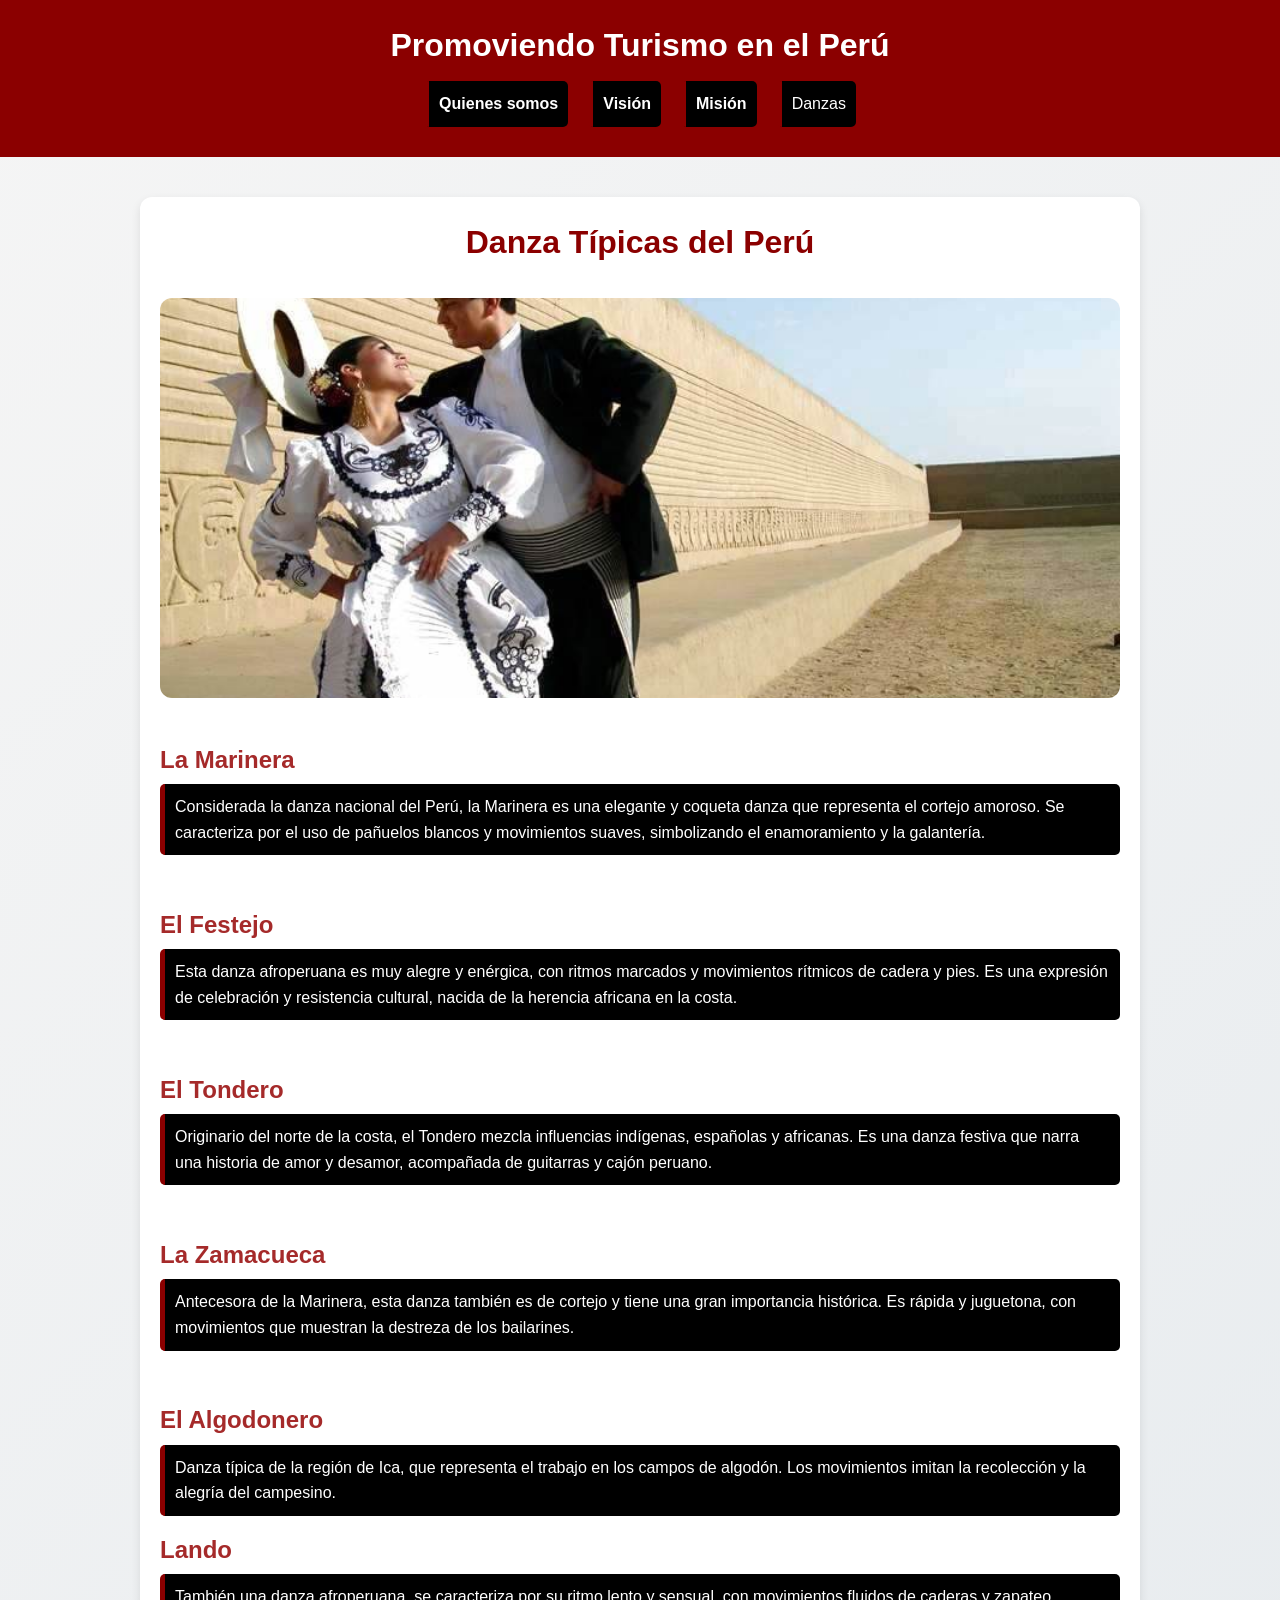
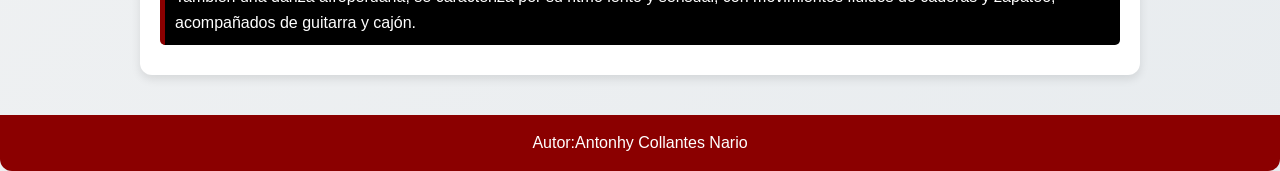
<file: PROYECTOWEB2027/index.html>
<!DOCTYPE html>
<html lang="en">
<head>
    <meta charset="UTF-8">
    <meta name="viewport" content="width=device-width, initial-scale=1.0">
    <title>principal</title>
    <link rel="stylesheet" href="index.css">

     </head> 
<body>

     <header>
             <h1>Promoviendo Turismo en el Perú</h1>
            <nav>
            <ul>


                <li><a href="quienessomos.html">Quienes somos</a></li>
                <li><a href="vision.html">Visión</a></li>
                <li><a href="mision.html">Misión</a></li>
                <li>Danzas
                <ul>
                <li><a href="costa.html">costa</a></li>
                <li><a href="selva.html">Selva</a></li>
                <li><a href="sierra.html">Sierra</a></li>
                      </ul>
                       



                </li>

            </ul>


            </nav>


    </header>

<main>

    <h1>Danza Típicas del Perú</h1>

    <div>
          <img src="Costa/8.jpg" alt="">
    </div>
    <ul>
        <h2>La Marinera</h2>
                <li>Considerada la danza nacional del Perú, la Marinera es una elegante y coqueta danza que representa el cortejo amoroso. Se caracteriza por el uso de pañuelos blancos y movimientos suaves, simbolizando el enamoramiento y la galantería.</li>
                    <br>
               <h2>El Festejo</h2>
                  <li>Esta danza afroperuana es muy alegre y enérgica, con ritmos marcados y movimientos rítmicos de cadera y pies. Es una expresión de celebración y resistencia cultural, nacida de la herencia africana en la costa.</li>
                    <br>
                <h2>El Tondero</h2>
                <li>Originario del norte de la costa, el Tondero mezcla influencias indígenas, españolas y africanas. Es una danza festiva que narra una historia de amor y desamor, acompañada de guitarras y cajón peruano.</li>
                    <br>
                <h2>La Zamacueca</h2>
                <li>Antecesora de la Marinera, esta danza también es de cortejo y tiene una gran importancia histórica. Es rápida y juguetona, con movimientos que muestran la destreza de los bailarines.</li>
                <br>
                <h2>El Algodonero</h2>
                <li>Danza típica de la región de Ica, que representa el trabajo en los campos de algodón. Los movimientos imitan la recolección y la alegría del campesino.</li>
                <h2>Lando</h2>
                <li>También una danza afroperuana, se caracteriza por su ritmo lento y sensual, con movimientos fluidos de caderas y zapateo, acompañados de guitarra y cajón. </li>



    </ul>

</main>
    <div>

        <footer>
            <p>Autor:Antonhy Collantes Nario</p>

        
        </footer>

    </div>



</body>
</html>
</file>
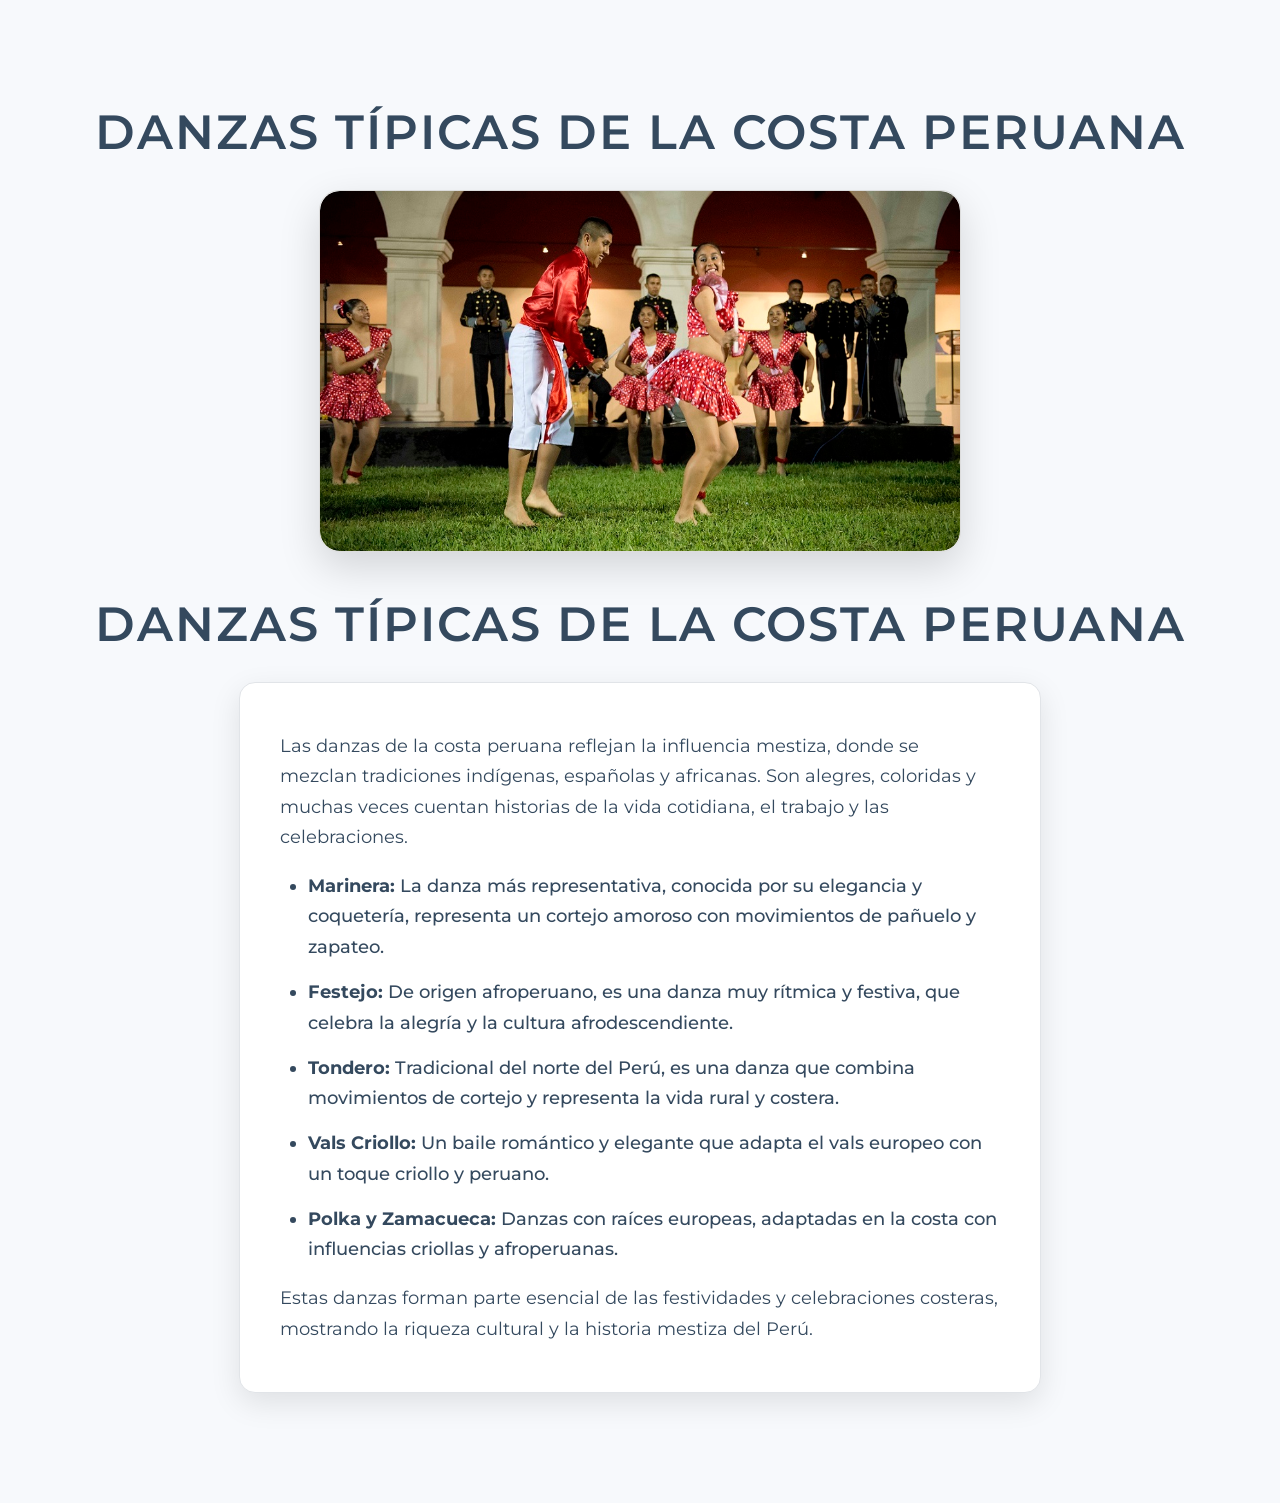
<file: PROYECTOWEB2027/costa.html>
<!DOCTYPE html>
<html lang="es">
<head>
    <meta charset="UTF-8" />
    <meta name="viewport" content="width=device-width, initial-scale=1" />
    <title>Danzas típicas de la Costa peruana</title>

    <link rel="stylesheet" href="costa.css" />
    <link rel="stylesheet" href="costa.js">
</head>
<body>
    <h1>Danzas típicas de la Costa peruana</h1>
    <div class="slideshow">
        <img id="imagen" alt="Foto actual" />
    </div>

    <script>
   
        const imagenes = [
            "Costa/1.jpg",
            "Costa/2.jpg",
            "Costa/3.jpg",
            "Costa/4.jpg",
            "Costa/5.jpg",
            "Costa/6.jpg",
            "Costa/7.jpg",
            "Costa/8.jpg",
            "Costa/9.jpg",
            "Costa/10.jpg"
        ];

        let indice = 0;
        const img = document.getElementById("imagen");

        function mostrarSiguienteFoto() {
            img.style.opacity = 0;

            setTimeout(() => {
                img.src = imagenes[indice];
                img.style.opacity = 1;

                indice = (indice + 1) % imagenes.length;
            }, 500);
        }

        mostrarSiguienteFoto();

        setInterval(mostrarSiguienteFoto, 3000);
    </script>
</body>

<body>
    <h1>Danzas típicas de la costa peruana</h1>

    <div class="descripcion">
        <p>Las danzas de la costa peruana reflejan la influencia mestiza, donde se mezclan tradiciones indígenas, españolas y africanas. Son alegres, coloridas y muchas veces cuentan historias de la vida cotidiana, el trabajo y las celebraciones.</p>

        <ul>
            <li><strong>Marinera:</strong> La danza más representativa, conocida por su elegancia y coquetería, representa un cortejo amoroso con movimientos de pañuelo y zapateo.</li>
            <li><strong>Festejo:</strong> De origen afroperuano, es una danza muy rítmica y festiva, que celebra la alegría y la cultura afrodescendiente.</li>
            <li><strong>Tondero:</strong> Tradicional del norte del Perú, es una danza que combina movimientos de cortejo y representa la vida rural y costera.</li>
            <li><strong>Vals Criollo:</strong> Un baile romántico y elegante que adapta el vals europeo con un toque criollo y peruano.</li>
            <li><strong>Polka y Zamacueca:</strong> Danzas con raíces europeas, adaptadas en la costa con influencias criollas y afroperuanas.</li>
        </ul>

        <p>Estas danzas forman parte esencial de las festividades y celebraciones costeras, mostrando la riqueza cultural y la historia mestiza del Perú.</p>
    </div>
</body>

</html>
</file>
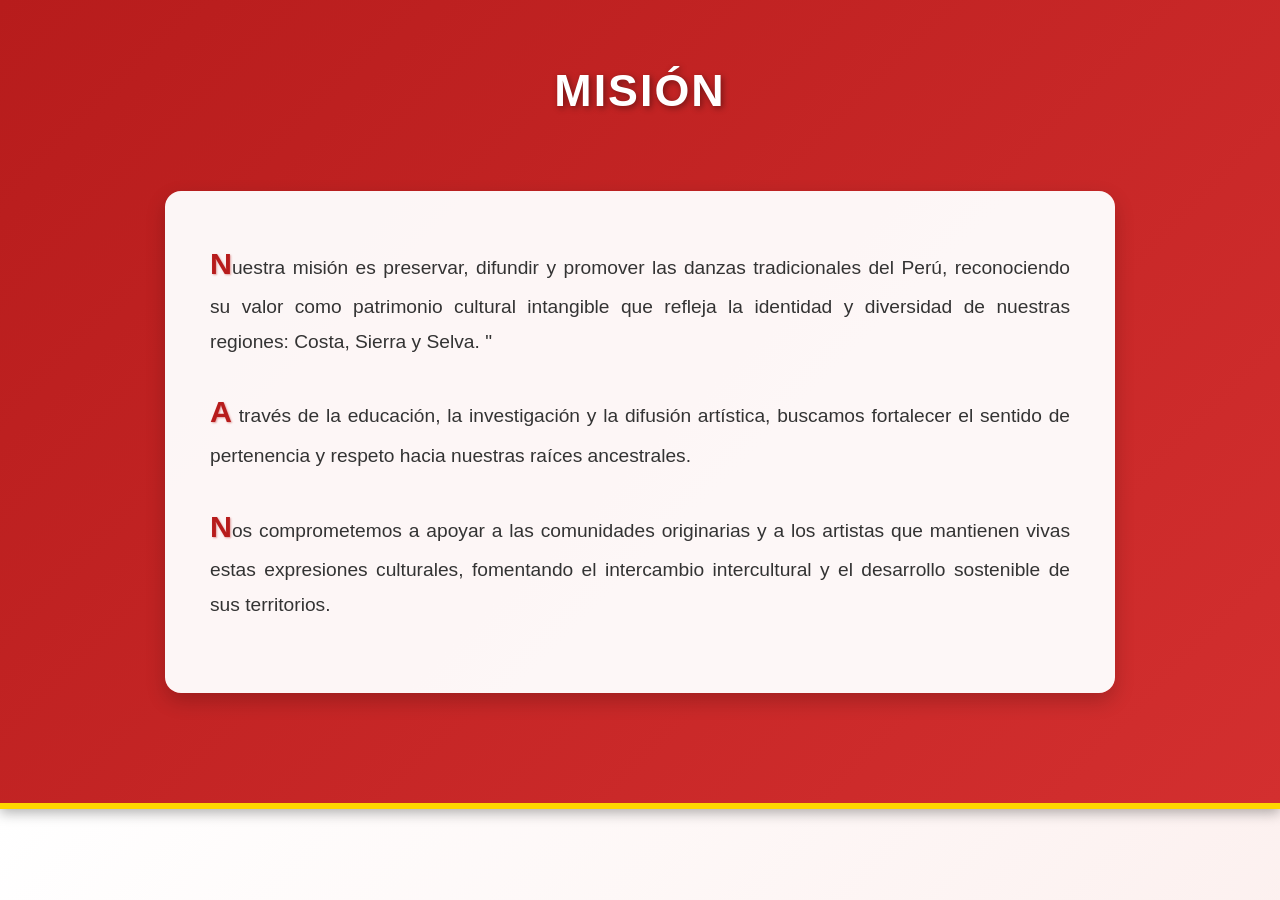
<file: PROYECTOWEB2027/mision.html>
<!DOCTYPE html>
<html lang="es">

<head>
    <meta charset="UTF-8">
    <meta name="viewport" content="width=device-width, initial-scale=1">
    <title>Misión</title>
    <link rel="stylesheet" href="mision.css">
</head>

<body>
    <header>
        <h1>Misión</h1>
        <section class="mision-texto">
            <p>
                Nuestra misión es preservar, difundir y promover las danzas tradicionales del Perú, reconociendo su
                valor como patrimonio cultural intangible que refleja la identidad y diversidad de nuestras regiones:
                Costa, Sierra y Selva. "
            </p>
            <p>
                A través de la educación, la investigación y la difusión artística, buscamos fortalecer el sentido de
                pertenencia y respeto hacia nuestras raíces ancestrales.
            </p>
            <p>
                Nos comprometemos a apoyar a las comunidades originarias y a los artistas que mantienen vivas estas
                expresiones culturales, fomentando el intercambio intercultural y el desarrollo sostenible de sus
                territorios.
            </p>
</file>
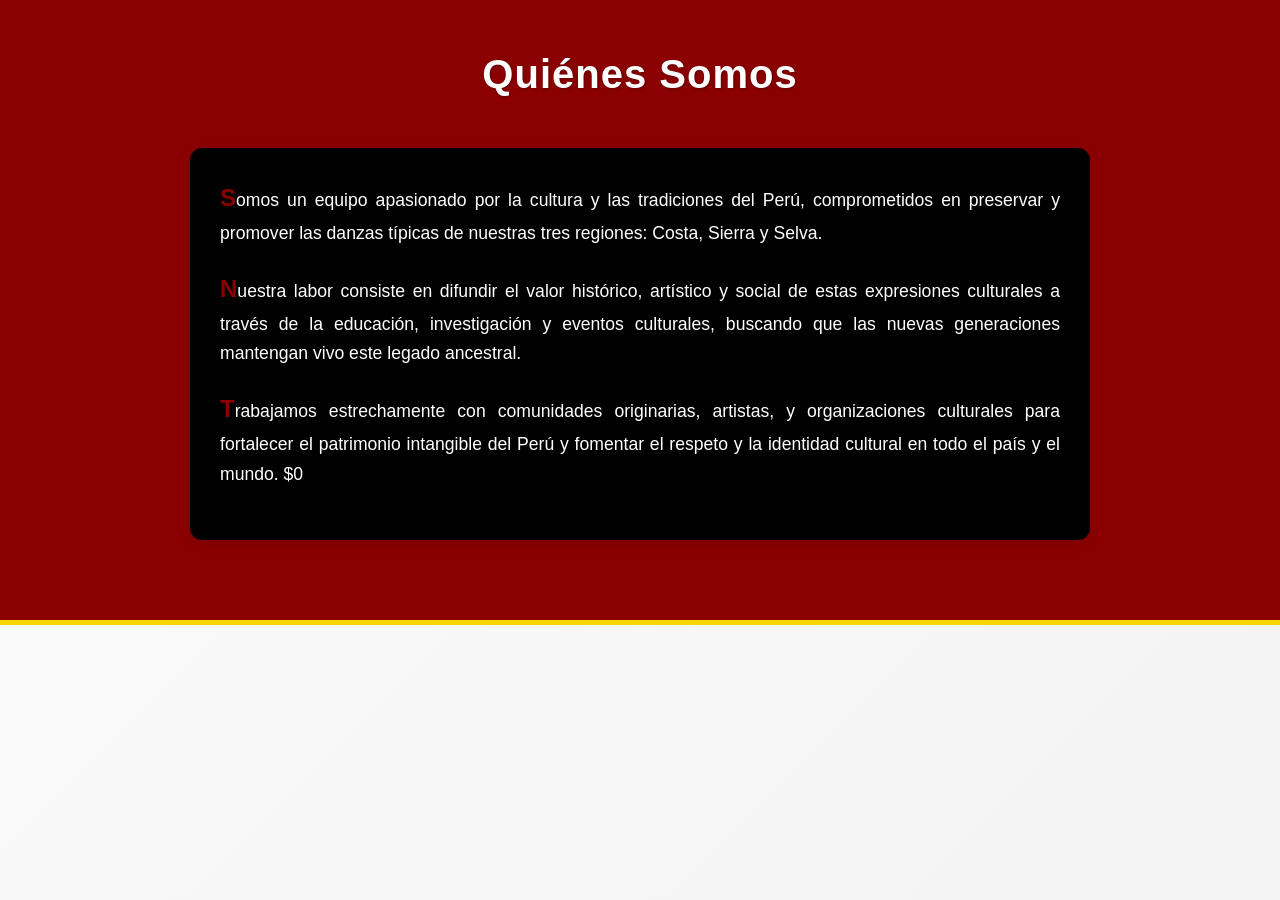
<file: PROYECTOWEB2027/quienessomos.html>
<!DOCTYPE html>
<html lang="es">

<head>
    <meta charset="UTF-8">
    <meta name="viewport" content="width=device-width, initial-scale=1">
    <title>Quiénes Somos</title>
    <link rel="stylesheet" href="quienessomos.css">
</head>

<body>
    <header>
        <h1>Quiénes Somos</h1>
        <section class="quienes-texto">
            <p>
                Somos un equipo apasionado por la cultura y las tradiciones del Perú, comprometidos en preservar y
                promover las danzas típicas de nuestras tres regiones: Costa, Sierra y Selva.
            </p>
            <p>
                Nuestra labor consiste en difundir el valor histórico, artístico y social de estas expresiones
                culturales a través de la educación, investigación y eventos culturales, buscando que las nuevas
                generaciones mantengan vivo este legado ancestral.
            </p>
            <p>
                Trabajamos estrechamente con comunidades originarias, artistas, y organizaciones culturales para
                fortalecer el patrimonio intangible del Perú y fomentar el respeto y la identidad cultural en todo el
                país y el mundo. $0
            </p>
</file>
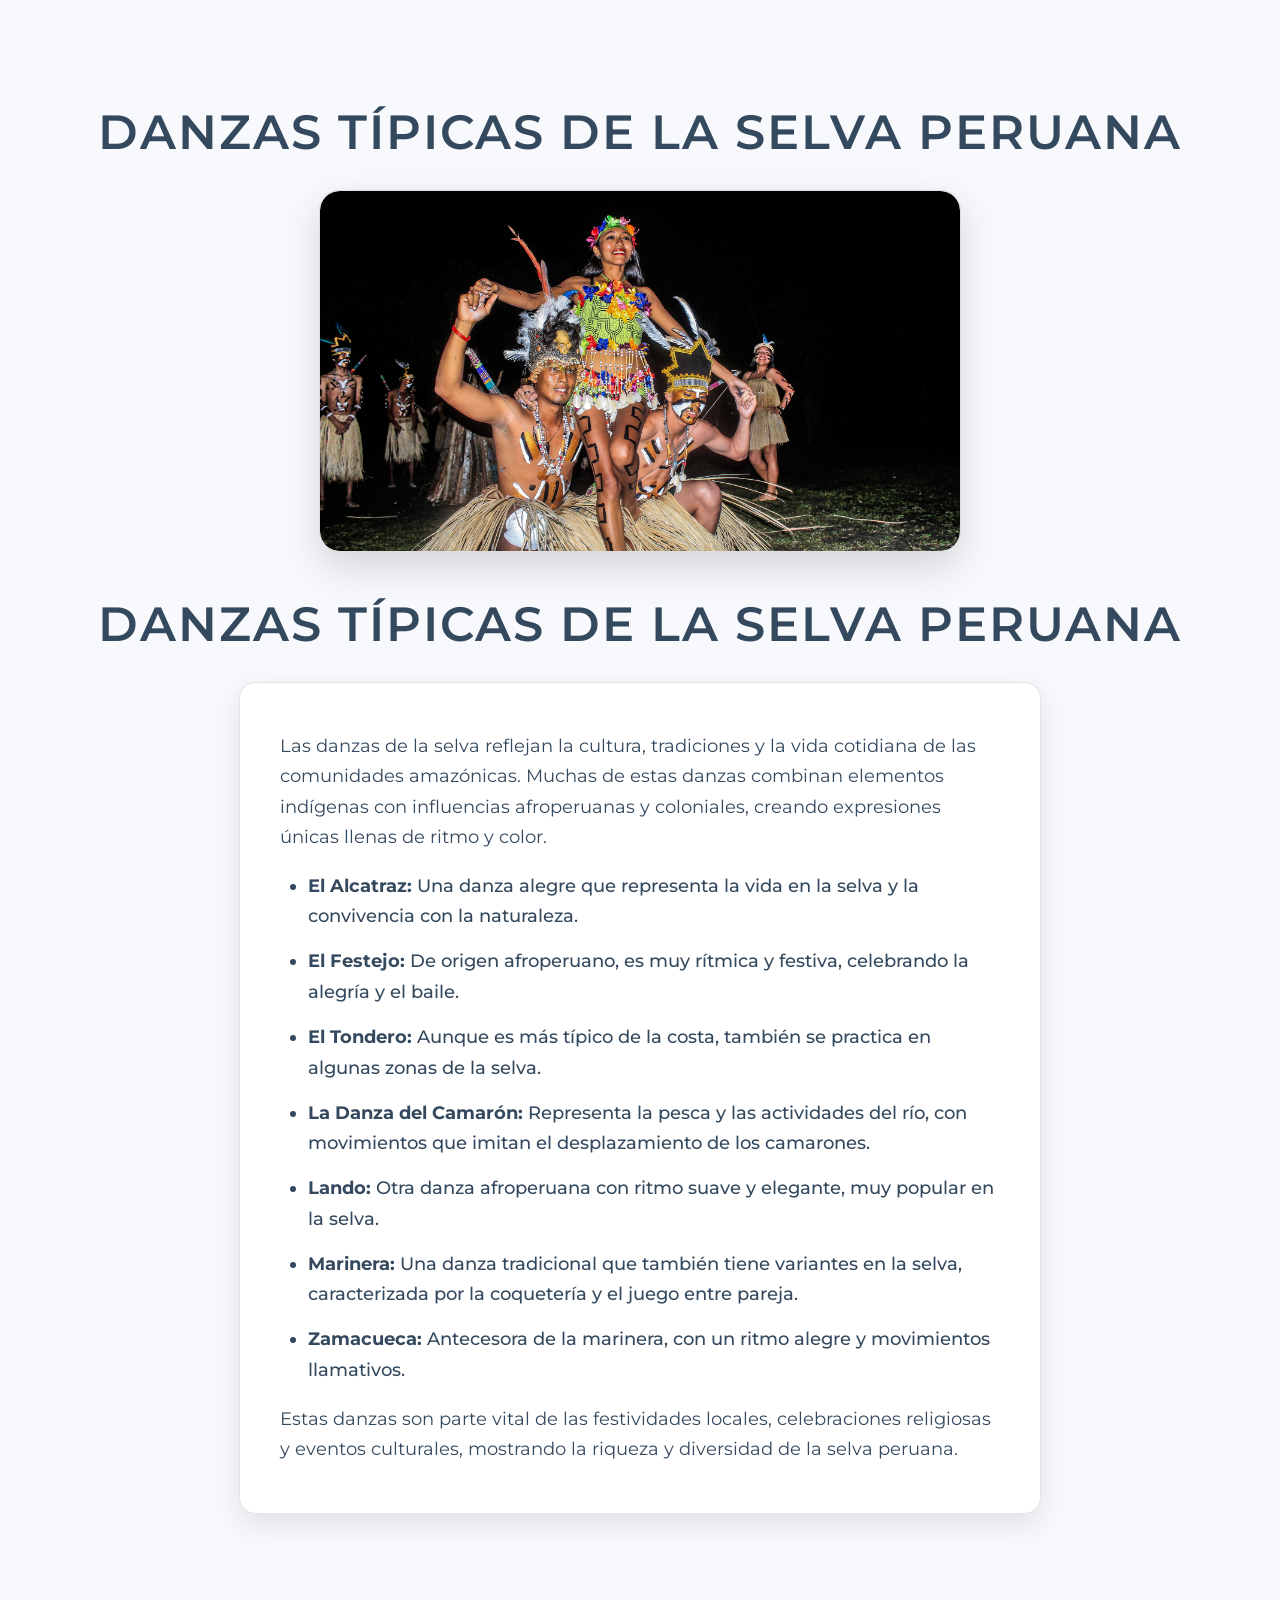
<file: PROYECTOWEB2027/selva.html>
<!DOCTYPE html>
<html lang="es">
<head>
    <meta charset="UTF-8" />
    <meta name="viewport" content="width=device-width, initial-scale=1" />
    <title>Danzas típicas de la selva peruana</title>

    <link rel="stylesheet" href="selva.css" />
    <link rel="stylesheet" href="selva.js">
</head>
<body>
    <h1>Danzas típicas de la selva peruana</h1>
    <div class="slideshow">
        <img id="imagen" alt="Foto actual" />
    </div>

    <script>
   
        const imagenes = [
            "Selva/1.jpg",
            "Selva/2.jpg",
            "Selva/3.jpg",
            "Selva/4.jpg",
            "Selva/5.jpg",
            "Selva/6.jpg",
            "Selva/7.jpg",
            "Selva/8.jpg",
            "Selva/9.jpg",
            "Selva/10.jpg"
        ];

        let indice = 0;
        const img = document.getElementById("imagen");

        function mostrarSiguienteFoto() {
            img.style.opacity = 0;

            setTimeout(() => {
                img.src = imagenes[indice];
                img.style.opacity = 1;

                indice = (indice + 1) % imagenes.length;
            }, 500);
        }

        mostrarSiguienteFoto();

        setInterval(mostrarSiguienteFoto, 3000);
    </script>
</body>

<body>
    <h1>Danzas típicas de la selva peruana</h1>

    <div class="descripcion">
        <p>Las danzas de la selva reflejan la cultura, tradiciones y la vida cotidiana de las comunidades amazónicas. Muchas de estas danzas combinan elementos indígenas con influencias afroperuanas y coloniales, creando expresiones únicas llenas de ritmo y color.</p>

        <ul>
            <li><strong>El Alcatraz:</strong> Una danza alegre que representa la vida en la selva y la convivencia con la naturaleza.</li>
            <li><strong>El Festejo:</strong> De origen afroperuano, es muy rítmica y festiva, celebrando la alegría y el baile.</li>
            <li><strong>El Tondero:</strong> Aunque es más típico de la costa, también se practica en algunas zonas de la selva.</li>
            <li><strong>La Danza del Camarón:</strong> Representa la pesca y las actividades del río, con movimientos que imitan el desplazamiento de los camarones.</li>
            <li><strong>Lando:</strong> Otra danza afroperuana con ritmo suave y elegante, muy popular en la selva.</li>
            <li><strong>Marinera:</strong> Una danza tradicional que también tiene variantes en la selva, caracterizada por la coquetería y el juego entre pareja.</li>
            <li><strong>Zamacueca:</strong> Antecesora de la marinera, con un ritmo alegre y movimientos llamativos.</li>
        </ul>

        <p>Estas danzas son parte vital de las festividades locales, celebraciones religiosas y eventos culturales, mostrando la riqueza y diversidad de la selva peruana.</p>
    </div>
    
</body>
</html>
</file>
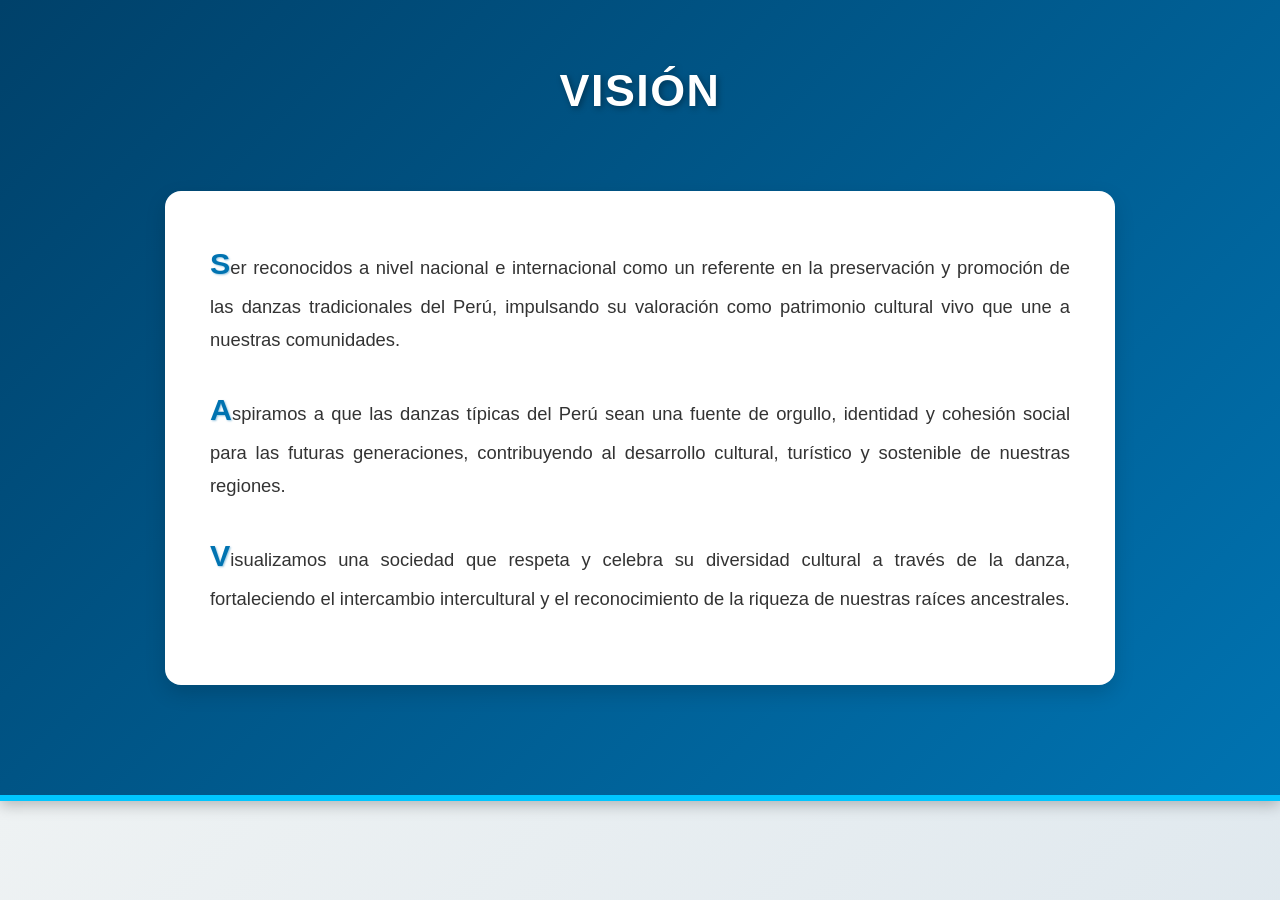
<file: PROYECTOWEB2027/vision.html>
<!DOCTYPE html>
<html lang="es">

<head>
    <meta charset="UTF-8">
    <meta name="viewport" content="width=device-width, initial-scale=1">
    <title>Visión</title>
    <link rel="stylesheet" href="vision.css">
</head>

<body>
    <header>
        <h1>Visión</h1>
        <section class="vision-texto">
            <p>
                Ser reconocidos a nivel nacional e internacional como un referente en la preservación y promoción de las
                danzas tradicionales del Perú, impulsando su valoración como patrimonio cultural vivo que une a nuestras
                comunidades.
            </p>
            <p>
                Aspiramos a que las danzas típicas del Perú sean una fuente de orgullo, identidad y cohesión social para
                las futuras generaciones, contribuyendo al desarrollo cultural, turístico y sostenible de nuestras
                regiones.
            </p>
            <p>
                Visualizamos una sociedad que respeta y celebra su diversidad cultural a través de la danza,
                fortaleciendo el intercambio intercultural y el reconocimiento de la riqueza de nuestras raíces
                ancestrales.
            </p>
        </section>
</file>
<file: PROYECTOWEB2027/index.css>
/* Reset básico */
* {
  margin: 0;
  padding: 0;
  box-sizing: border-box;
}

/* Tipografía y fondo */
body {
  font-family: 'Segoe UI', Tahoma, sans-serif;
  background: linear-gradient(135deg, #f5f5f5, #e8ecef);
  color: #ffffff;
  line-height: 1.6;
}

/* Header */
header {
  background: #8b0000;
  /* rojo peruano */
  color: #fff;
  padding: 20px;
  text-align: center;
  position: sticky;
  top: 0;
  z-index: 100;
}

header h1 {
  font-size: 2rem;
  margin-bottom: 10px;
}

/* Navegación */
nav ul {
  list-style: none;
  display: flex;
  justify-content: center;
  gap: 20px;
}

nav ul li {
  position: relative;
}

nav a {
  text-decoration: none;
  color: #fff;
  font-weight: bold;
  transition: 0.3s;
}

nav a:hover {
  color: #ffd700;
  /* dorado */
}

/* Submenú */
nav ul li ul {
  position: absolute;
  top: 100%;
  left: 0;
  background: #a52a2a;
  list-style: none;
  padding: 10px 0;
  display: none;
  border-radius: 5px;
}

nav ul li:hover ul {
  display: block;
}

nav ul li ul li {
  padding: 8px 20px;
}

nav ul li ul li a {
  color: #fff;
}

nav ul li ul li a:hover {
  color: #ffd700;
}

/* Main */
main {
  max-width: 1000px;
  margin: 40px auto;
  padding: 20px;
  background: #fff;
  border-radius: 12px;
  box-shadow: 0 4px 10px rgba(0, 0, 0, 0.1);
}

main h1 {
  text-align: center;
  margin-bottom: 30px;
  color: #8b0000;
}

/* Imagen principal */
main div img {
  width: 100%;
  max-height: 400px;
  object-fit: cover;
  border-radius: 12px;
  margin-bottom: 20px;
}

/* Lista de danzas */
ul {
  list-style: none;
  padding: 0;
}

ul h2 {
  color: #a52a2a;
  margin: 15px 0 5px;
}

ul li {
  padding: 10px;
  background: #000000;
  margin-bottom: 10px;
  border-left: 5px solid #8b0000;
  border-radius: 5px;
}

/* Footer */
footer {
  text-align: center;
  background: #8b0000;
  color: #fff;
  padding: 15px;
  margin-top: 40px;
  border-radius: 0 0 12px 12px;
}
</file>
<file: PROYECTOWEB2027/costa.css>
/* Importa una fuente profesional desde Google Fonts */
@import url('https://fonts.googleapis.com/css2?family=Montserrat:wght@400;600&display=swap');

body {
  background-color: #f7f9fc;
  color: #2c3e50;
  font-family: 'Montserrat', sans-serif;
  margin: 0;
  padding: 60px 15px;
  line-height: 1.7;
  display: flex;
  flex-direction: column;
  align-items: center;
  min-height: 100vh;
}

h1 {
  font-weight: 600;
  font-size: 3rem;
  margin-bottom: 1rem;
  color: #34495e;
  text-transform: uppercase;
  letter-spacing: 2px;
}

.descripcion {
  max-width: 720px;
  background-color: #ffffff;
  padding: 30px 40px;
  border-radius: 16px;
  box-shadow: 0 10px 30px rgba(0, 0, 0, 0.1);
  text-align: left;
  color: #34495e;
  font-size: 1.125rem;
  margin-bottom: 50px;
  border: 1px solid #e1e4e8;
}

.descripcion ul {
  padding-left: 1.75rem;
  margin-top: 1rem;
}

.descripcion li {
  margin-bottom: 0.9rem;
  font-weight: 500;
}

.slideshow {
  width: 640px;
  max-width: 90vw;
  height: 360px;
  border-radius: 20px;
  overflow: hidden;
  box-shadow: 0 15px 40px rgba(0, 0, 0, 0.15);
  background-color: #fff;
  border: 1px solid #ddd;
  transition: box-shadow 0.3s ease;
}

.slideshow:hover {
  box-shadow: 0 20px 50px rgba(0, 0, 0, 0.25);
}

.slideshow img {
  width: 100%;
  height: 100%;
  object-fit: cover;
  transition: opacity 0.8s ease-in-out;
  opacity: 1;
  border-radius: 20px;
}
</file>
<file: PROYECTOWEB2027/mision.css>
/* Reset básico */
* {
    margin: 0;
    padding: 0;
    box-sizing: border-box;
}

/* Fondo y tipografía */
body {
    font-family: 'Poppins', 'Segoe UI', Tahoma, sans-serif;
    background: linear-gradient(135deg, #fff, #fbe9e7);
    color: #222;
    line-height: 1.8;
}

/* Header */
header {
    background: linear-gradient(135deg, #b71c1c, #d32f2f);
    color: #fff;
    padding: 50px 20px;
    text-align: center;
    border-bottom: 6px solid #ffd700;
    box-shadow: 0 4px 12px rgba(0, 0, 0, 0.3);
}

header h1 {
    font-size: 2.8rem;
    font-weight: 700;
    margin-bottom: 10px;
    text-transform: uppercase;
    letter-spacing: 2px;
    animation: fadeIn 1s ease;
    text-shadow: 2px 2px 6px rgba(0, 0, 0, 0.4);
}

/* Sección misión */
.mision-texto {
    max-width: 950px;
    margin: 60px auto;
    padding: 45px;
    background: rgba(255, 255, 255, 0.96);
    border-radius: 16px;
    box-shadow: 0 8px 20px rgba(0, 0, 0, 0.2);
    transition: transform 0.3s ease, box-shadow 0.3s ease;
}

.mision-texto:hover {
    transform: translateY(-5px);
    box-shadow: 0 12px 28px rgba(0, 0, 0, 0.25);
}

.mision-texto p {
    margin-bottom: 25px;
    font-size: 1.2rem;
    text-align: justify;
    color: #333;
}

/* Primera letra destacada */
.mision-texto p:first-letter {
    font-size: 1.9rem;
    font-weight: bold;
    color: #b71c1c;
    text-shadow: 1px 1px 2px rgba(183, 28, 28, 0.4);
}

/* Animaciones */
@keyframes fadeIn {
    from {
        opacity: 0;
        transform: translateY(-20px);
    }

    to {
        opacity: 1;
        transform: translateY(0);
    }
}

/* Footer */
footer {
    text-align: center;
    padding: 20px;
    margin-top: 50px;
    background: linear-gradient(135deg, #b71c1c, #d32f2f);
    color: #fff;
    border-top: 4px solid #ffd700;
    font-size: 0.95rem;
    box-shadow: 0 -4px 12px rgba(0, 0, 0, 0.25);
}
</file>
<file: PROYECTOWEB2027/quienessomos.css>
/* Reset básico */
* {
    margin: 0;
    padding: 0;
    box-sizing: border-box;
}

/* Fondo y tipografía */
body {
    font-family: 'Segoe UI', Tahoma, sans-serif;
    background: linear-gradient(135deg, #fafafa, #f1f1f1);
    color: #333;
    line-height: 1.7;
    padding: 0;
    margin: 0;
}

/* Encabezado */
header {
    background: #8b0000;
    /* rojo peruano */
    color: #fff;
    padding: 40px 20px;
    text-align: center;
    border-bottom: 5px solid #ffd700;
    /* dorado */
}

header h1 {
    font-size: 2.5rem;
    margin-bottom: 15px;
    letter-spacing: 1px;
    text-shadow: 1px 1px 3px rgba(0, 0, 0, 0.3);
}

/* Sección de texto */
.quienes-texto {
    max-width: 900px;
    margin: 40px auto;
    padding: 30px;
    background: #000000;
    border-radius: 12px;
    box-shadow: 0 4px 12px rgba(0, 0, 0, 0.1);
    animation: fadeIn 1s ease-in-out;
}

.quienes-texto p {
    margin-bottom: 20px;
    font-size: 1.1rem;
    text-align: justify;
}

/* Resaltado cultural */
.quienes-texto p:first-letter {
    font-size: 1.5rem;
    font-weight: bold;
    color: #8b0000;
}

/* Animación */
@keyframes fadeIn {
    from {
        opacity: 0;
        transform: translateY(20px);
    }

    to {
        opacity: 1;
        transform: translateY(0);
    }
}

/* Scroll suave */
html {
    scroll-behavior: smooth;
}

/* Footer opcional */
footer {
    text-align: center;
    padding: 15px;
    margin-top: 40px;
    background: #8b0000;
    color: #fff;
    border-top: 4px solid #ffd700;
}
</file>
<file: PROYECTOWEB2027/selva.css>
/* Importa una fuente profesional desde Google Fonts */
@import url('https://fonts.googleapis.com/css2?family=Montserrat:wght@400;600&display=swap');

body {
  background-color: #f7f9fc;
  color: #2c3e50;
  font-family: 'Montserrat', sans-serif;
  margin: 0;
  padding: 60px 15px;
  line-height: 1.7;
  display: flex;
  flex-direction: column;
  align-items: center;
  min-height: 100vh;
}

h1 {
  font-weight: 600;
  font-size: 3rem;
  margin-bottom: 1rem;
  color: #34495e;
  text-transform: uppercase;
  letter-spacing: 2px;
}

.descripcion {
  max-width: 720px;
  background-color: #ffffff;
  padding: 30px 40px;
  border-radius: 16px;
  box-shadow: 0 10px 30px rgba(0, 0, 0, 0.1);
  text-align: left;
  color: #34495e;
  font-size: 1.125rem;
  margin-bottom: 50px;
  border: 1px solid #e1e4e8;
}

.descripcion ul {
  padding-left: 1.75rem;
  margin-top: 1rem;
}

.descripcion li {
  margin-bottom: 0.9rem;
  font-weight: 500;
}

.slideshow {
  width: 640px;
  max-width: 90vw;
  height: 360px;
  border-radius: 20px;
  overflow: hidden;
  box-shadow: 0 15px 40px rgba(0, 0, 0, 0.15);
  background-color: #fff;
  border: 1px solid #ddd;
  transition: box-shadow 0.3s ease;
}

.slideshow:hover {
  box-shadow: 0 20px 50px rgba(0, 0, 0, 0.25);
}

.slideshow img {
  width: 100%;
  height: 100%;
  object-fit: cover;
  transition: opacity 0.8s ease-in-out;
  opacity: 1;
  border-radius: 20px;
}
</file>
<file: PROYECTOWEB2027/vision.css>
/* Reset básico */
* {
    margin: 0;
    padding: 0;
    box-sizing: border-box;
}

/* Fondo y tipografía */
body {
    font-family: 'Poppins', 'Segoe UI', Tahoma, sans-serif;
    background: linear-gradient(135deg, #eef2f3, #d9e4ec);
    color: #222;
    line-height: 1.8;
}

/* Header */
header {
    background: linear-gradient(135deg, #00416a, #0073b1);
    color: #fff;
    padding: 50px 20px;
    text-align: center;
    border-bottom: 6px solid #00c6ff;
    box-shadow: 0 4px 14px rgba(0, 0, 0, 0.25);
}

header h1 {
    font-size: 2.8rem;
    font-weight: 700;
    margin-bottom: 10px;
    text-transform: uppercase;
    letter-spacing: 1.5px;
    animation: fadeIn 1s ease;
    text-shadow: 2px 2px 6px rgba(0, 0, 0, 0.35);
}

/* Sección de visión */
.vision-texto {
    max-width: 950px;
    margin: 60px auto;
    padding: 45px;
    background: #ffffff;
    border-radius: 16px;
    box-shadow: 0 8px 20px rgba(0, 0, 0, 0.15);
    transition: transform 0.3s ease, box-shadow 0.3s ease;
}

.vision-texto:hover {
    transform: translateY(-5px);
    box-shadow: 0 12px 25px rgba(0, 0, 0, 0.2);
}

.vision-texto p {
    margin-bottom: 25px;
    font-size: 1.15rem;
    text-align: justify;
    color: #333;
}

/* Primera letra destacada */
.vision-texto p:first-letter {
    font-size: 1.9rem;
    font-weight: bold;
    color: #0073b1;
    text-shadow: 1px 1px 2px rgba(0, 115, 177, 0.4);
}

/* Animaciones */
@keyframes fadeIn {
    from {
        opacity: 0;
        transform: translateY(-20px);
    }

    to {
        opacity: 1;
        transform: translateY(0);
    }
}

/* Scroll suave */
html {
    scroll-behavior: smooth;
}

/* Footer */
footer {
    text-align: center;
    padding: 20px;
    margin-top: 50px;
    background: linear-gradient(135deg, #00416a, #0073b1);
    color: #fff;
    border-top: 4px solid #00c6ff;
    font-size: 0.95rem;
    box-shadow: 0 -4px 12px rgba(0, 0, 0, 0.25);
}
</file>
